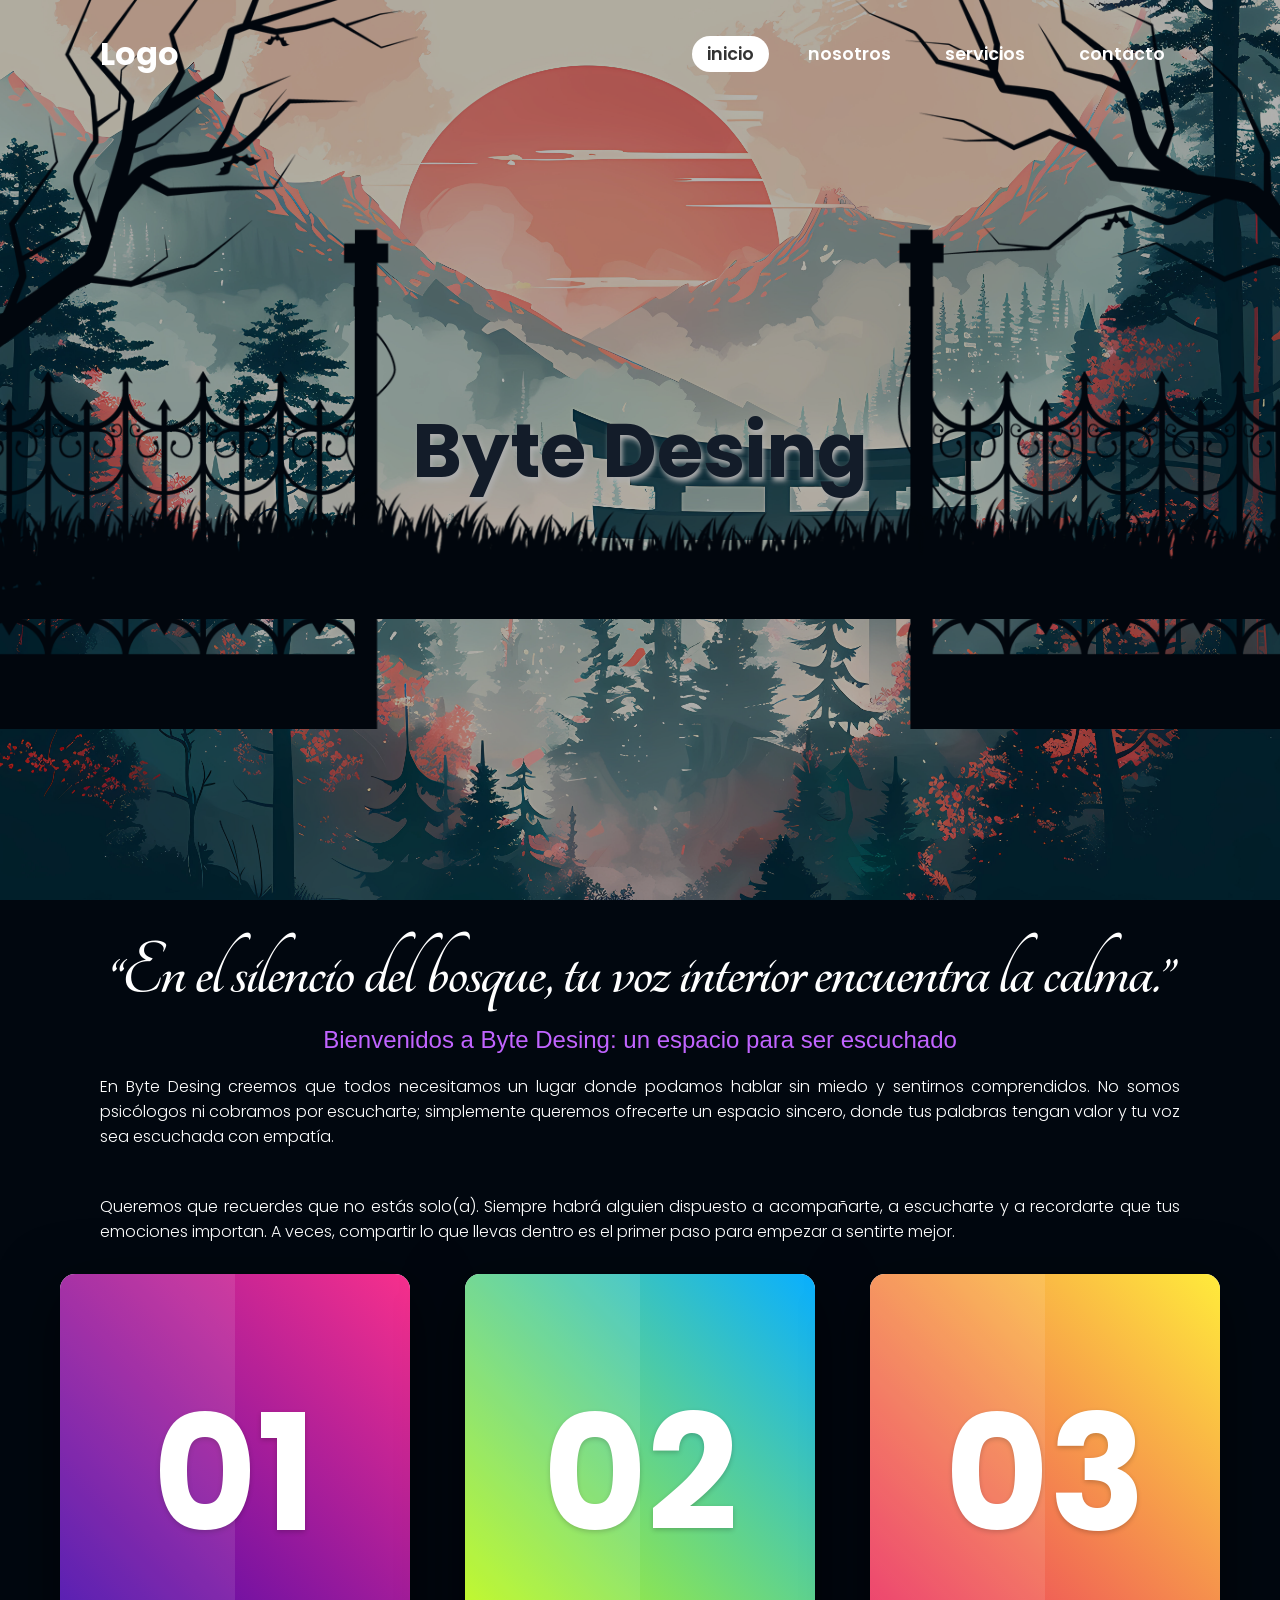
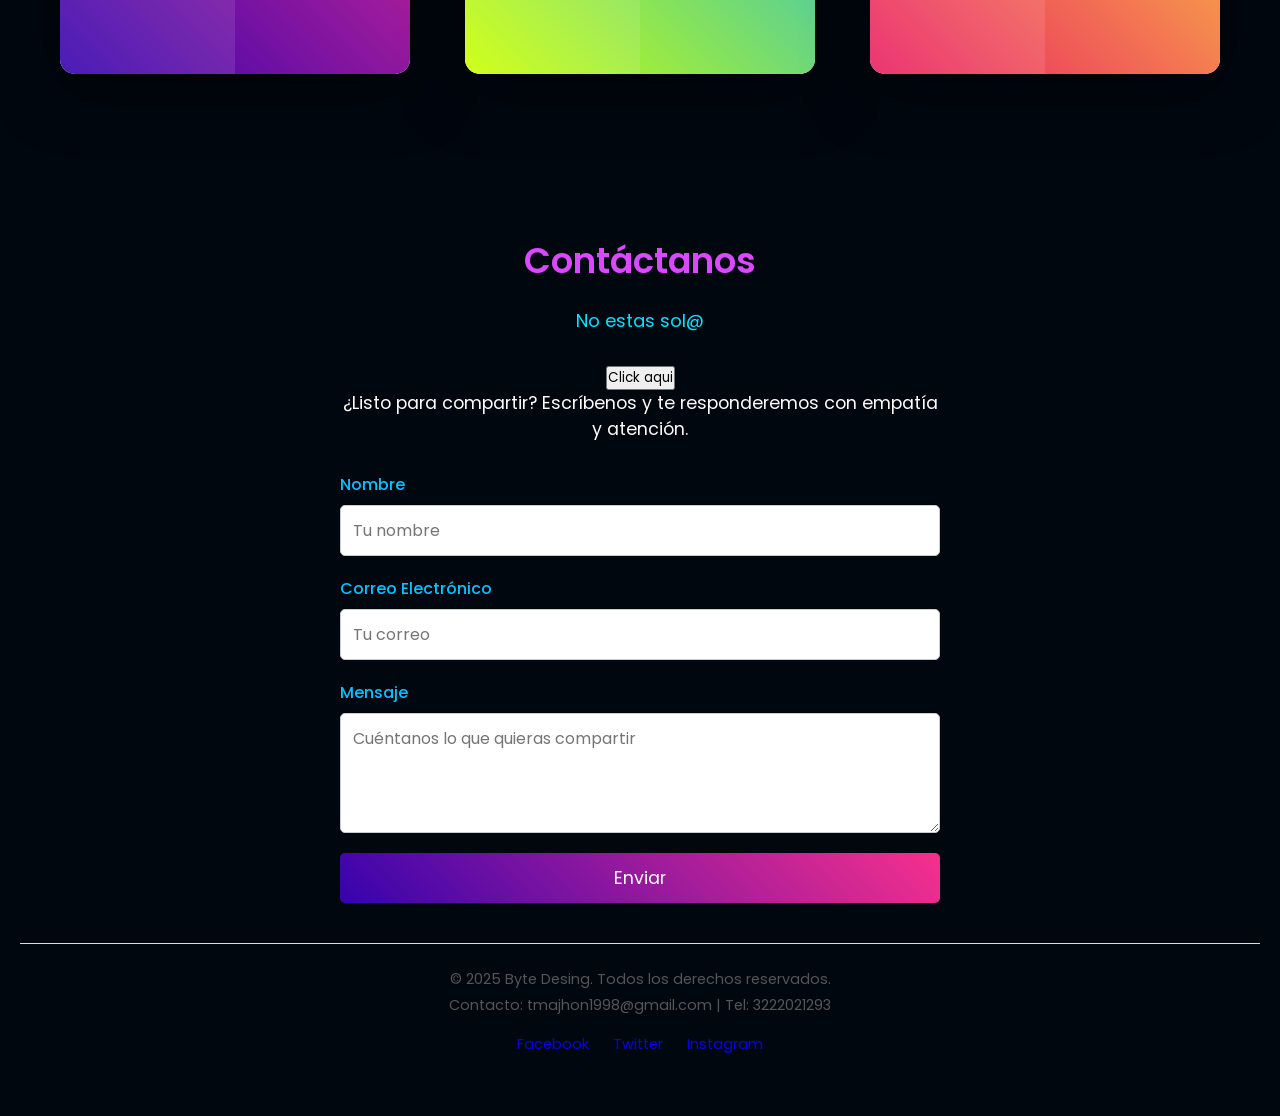
<file: index.html>
<!DOCTYPE html>
<html lang="en">

<head>
    <meta charset="UTF-8">
    <meta http-equiv="X-UA-Compatible" content="IE=edge">
    <meta name="viewport" content="width=device-width, initial-scale=1.0">
    <title>Byte Desing</title>
    <link rel="stylesheet" href="/css/style.css">
</head>

<body>
   <!-- Navbar -->
    <header>
        <h2 class="Logo">Logo</h2>
        <nav class="navigation">
            <a href="#" class="active">inicio<span></span></a>
            <a href="/nosotros.html">nosotros<span></span></a>
            <a href="/servicios.html">servicios<span></span></a>
            <a href="/contacto.html">contacto<span></span></a>
        </nav>
    </header>

    <section class="parallax">
        <h2 id="text">Byte Desing</h2>
        <img src="/img/tree-left.png" id="tree-left">
        <img src="/img/tree-right.png" id="tree-right">
        <img src="/img/gate-left.png" id="gate-left">
        <img src="/img/gate-right.png" id="gate-right">
        <img src="/img/grass.png" id="grass">
    </section>

     <!-- Texto Bienvenida -->
    <section class="sec">
        <h2 id="frase">“En el silencio del bosque, tu voz interior encuentra la calma.”</h2>
        </div>
        <h4 id="bien">Bienvenidos a Byte Desing: un espacio para ser escuchado</h4>
        <p> En Byte Desing creemos que todos necesitamos un lugar donde podamos hablar sin miedo y sentirnos comprendidos. No somos psicólogos ni cobramos por escucharte; simplemente queremos ofrecerte un espacio sincero, donde tus palabras tengan valor y tu voz sea escuchada con empatía.<br><br></p>
        <p>Queremos que recuerdes que no estás solo(a). Siempre habrá alguien dispuesto a acompañarte, a escucharte y a recordarte que tus emociones importan. A veces, compartir lo que llevas dentro es el primer paso para empezar a sentirte mejor.</p> 
    </section> 

    <!-- Cards -->
    <div class="container">
    <div class="card">
      <div class="face face1">
        <div class="content">
          <h2 class="titles">El poder de una conversación</h2> 
          <p>Hablar con alguien no siempre resuelve los problemas, pero puede cambiar la forma en que los ves. A veces, una charla sincera es el primer paso para sanar, avanzar y volver a creer en ti mismo. </p>
        </div>
      </div>
      <div class="face face2">
        <h2>01</h2>
      </div>
    </div>
    <div class="card">
      <div class="face face1">
        <div class="content">
          <h2 class="titles">Compartir también es fuerza</h2> 
          <p>Guardar todo para uno mismo cansa el alma. Hablar no te hace débil, te libera. Permítete soltar lo que pesa y descubrir cuánta fuerza hay en abrir tu corazón a quien te escucha. </p>
        </div>
      </div>
      <div class="face face2">
        <h2>02</h2>
      </div>
    </div>
    <div class="card">
      <div class="face face1">
        <div class="content">
          <h2 class="titles">Las palabras que curan</h2> 
          <p>Una conversación puede ser más curativa que el silencio. Cuando te atreves a hablar, le das espacio a la esperanza y permites que otros te ayuden a ver la luz donde tú solo veías sombras. </p>
        </div>
      </div>
      <div class="face face2">
        <h2>03</h2>
      </div>
    </div>
  </div>

 <!-- Info -->
  <!-- Footer with Contact Form and Copyright -->
  <footer class="footer">
    <section class="contact-form">
      <h2>Contáctanos</h2>
      <p id="mensaje">No estas sol@</p>
  <button id="btnCambiar">Click aqui</button>
      <p>¿Listo para compartir? Escríbenos y te responderemos con empatía y atención.</p>
      <div class="form-container">
        <div class="input-group">
          <label for="name">Nombre</label>
          <input type="text" id="name" placeholder="Tu nombre" required>
        </div>
        <div class="input-group">
          <label for="email">Correo Electrónico</label>
          <input type="email" id="email" placeholder="Tu correo" required>
        </div>
        <div class="input-group">
          <label for="message">Mensaje</label>
          <textarea id="message" placeholder="Cuéntanos lo que quieras compartir" required></textarea>
        </div>
        <button type="submit" onclick="alert('Mensaje enviado. ¡Gracias por contactarnos!')">Enviar</button>
      </div>
    </section>
    <div class="footer-bottom">
      <p>&copy; 2025 Byte Desing. Todos los derechos reservados.</p>
      <p>Contacto: tmajhon1998@gmail.com | Tel: 3222021293</p>
      <div class="social-links">
        <a href="#">Facebook</a>
        <a href="#">Twitter</a>
        <a href="#">Instagram</a>
      </div>
    </div>
  </footer>
 
    <script src="/js/script.js"></script>
</body>

</html>
</file>
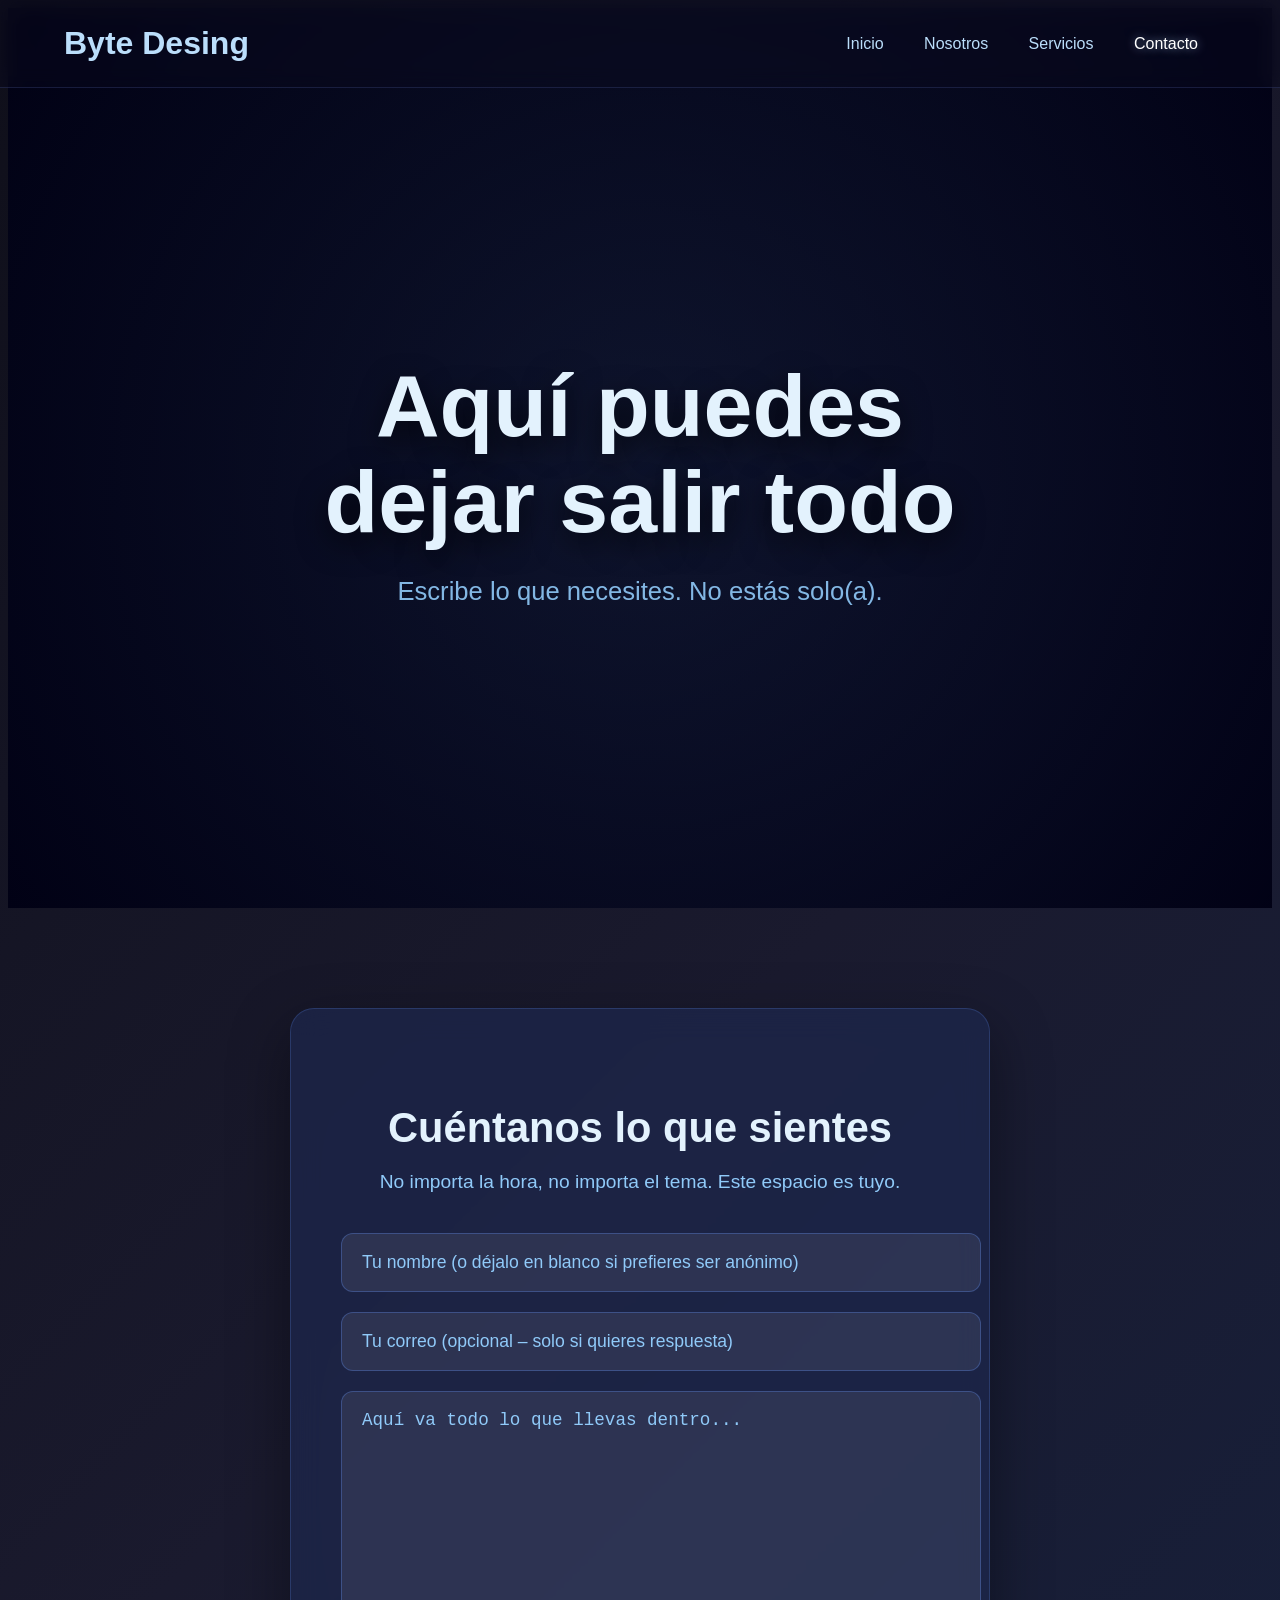
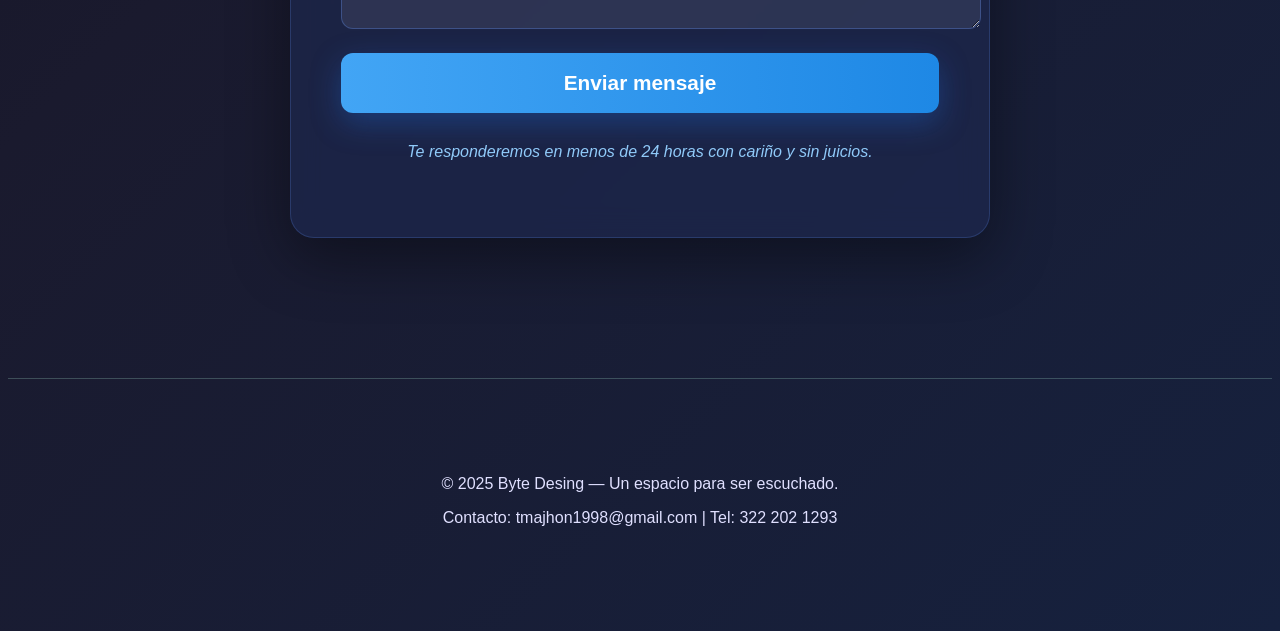
<file: contacto.html>
<!DOCTYPE html>
<html lang="es">
<head>
    <meta charset="UTF-8">
    <meta name="viewport" content="width=device-width, initial-scale=1.0">
    <title>Contacto | Byte Desing</title>
    <link rel="stylesheet" href="css/contacto.css">
</head>
<body class="contacto-body">

    <!-- Header minimalista y transparente -->
    <header class="header-contacto">
        <div class="logo">Byte Desing</div>
        <nav class="nav">
            <a href="index.html">Inicio</a>
            <a href="nosotros.html">Nosotros</a>
            <a href="servicios.html">Servicios</a>
            <a href="contacto.html" class="active">Contacto</a>
        </nav>
    </header>

    <!-- Hero nocturno con mensaje emotivo -->
    <section class="hero-contacto">
        <div class="hero-overlay"></div>
        <div class="hero-text">
            <h1>Aquí puedes<br>dejar salir todo</h1>
            <p class="subtitle">Escribe lo que necesites. No estás solo(a).</p>
        </div>
    </section>

    <!-- Formulario estilo carta manuscrita -->
    <section class="form-section">
        <div class="container-form">
            <div class="form-card">
                <h2>Cuéntanos lo que sientes</h2>
                <p class="intro-text">
                    No importa la hora, no importa el tema. Este espacio es tuyo.
                </p>

                <form id="contactForm">
                    <div class="input-group">
                        <input type="text" id="name" placeholder="Tu nombre (o déjalo en blanco si prefieres ser anónimo)" >
                    </div>

                    <div class="input-group">
                        <input type="email" id="email" placeholder="Tu correo (opcional – solo si quieres respuesta)" >
                    </div>

                    <div class="input-group textarea-group">
                        <textarea id="message" rows="10" placeholder="Aquí va todo lo que llevas dentro..."></textarea>
                    </div>

                    <button type="submit" class="btn-send">
                        Enviar mensaje
                    </button>
                </form>

                <p class="note">
                    Te responderemos en menos de 24 horas con cariño y sin juicios.
                </p>
            </div>
        </div>
    </section>

    <!-- Footer igual que las otras páginas internas -->
    <footer class="footer-simple">
        <div class="container">
            <p>© 2025 Byte Desing — Un espacio para ser escuchado.</p>
            <p class="contact-info">
                Contacto: tmajhon1998@gmail.com | Tel: 322 202 1293
            </p>
        </div>
    </footer>

    <script>
        // Mensaje de confirmación simple
        document.getElementById("contactForm").addEventListener("submit", function(e) {
            e.preventDefault();
            alert("¡Mensaje enviado! Gracias por confiar en nosotros. Te responderemos muy pronto con todo el cariño del mundo.");
            this.reset();
        });
    </script>

</body>
</html>
</file>
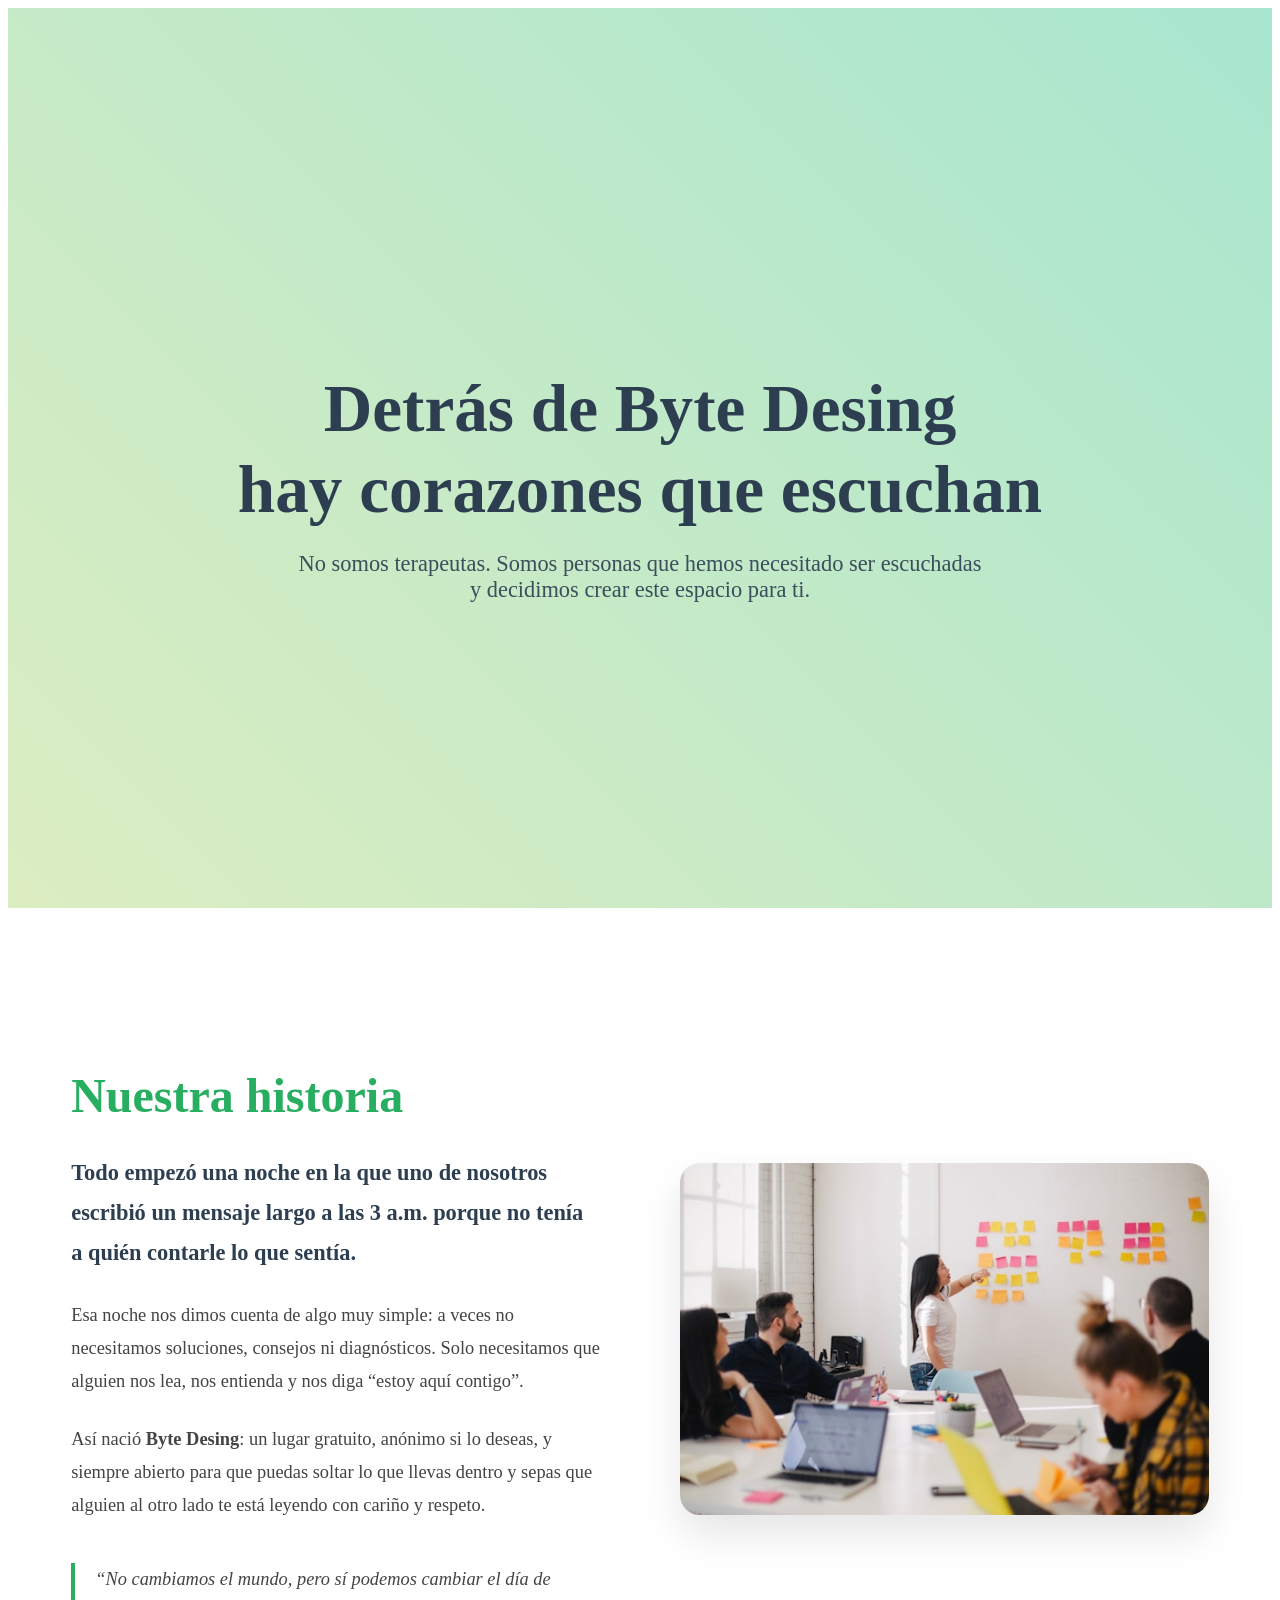
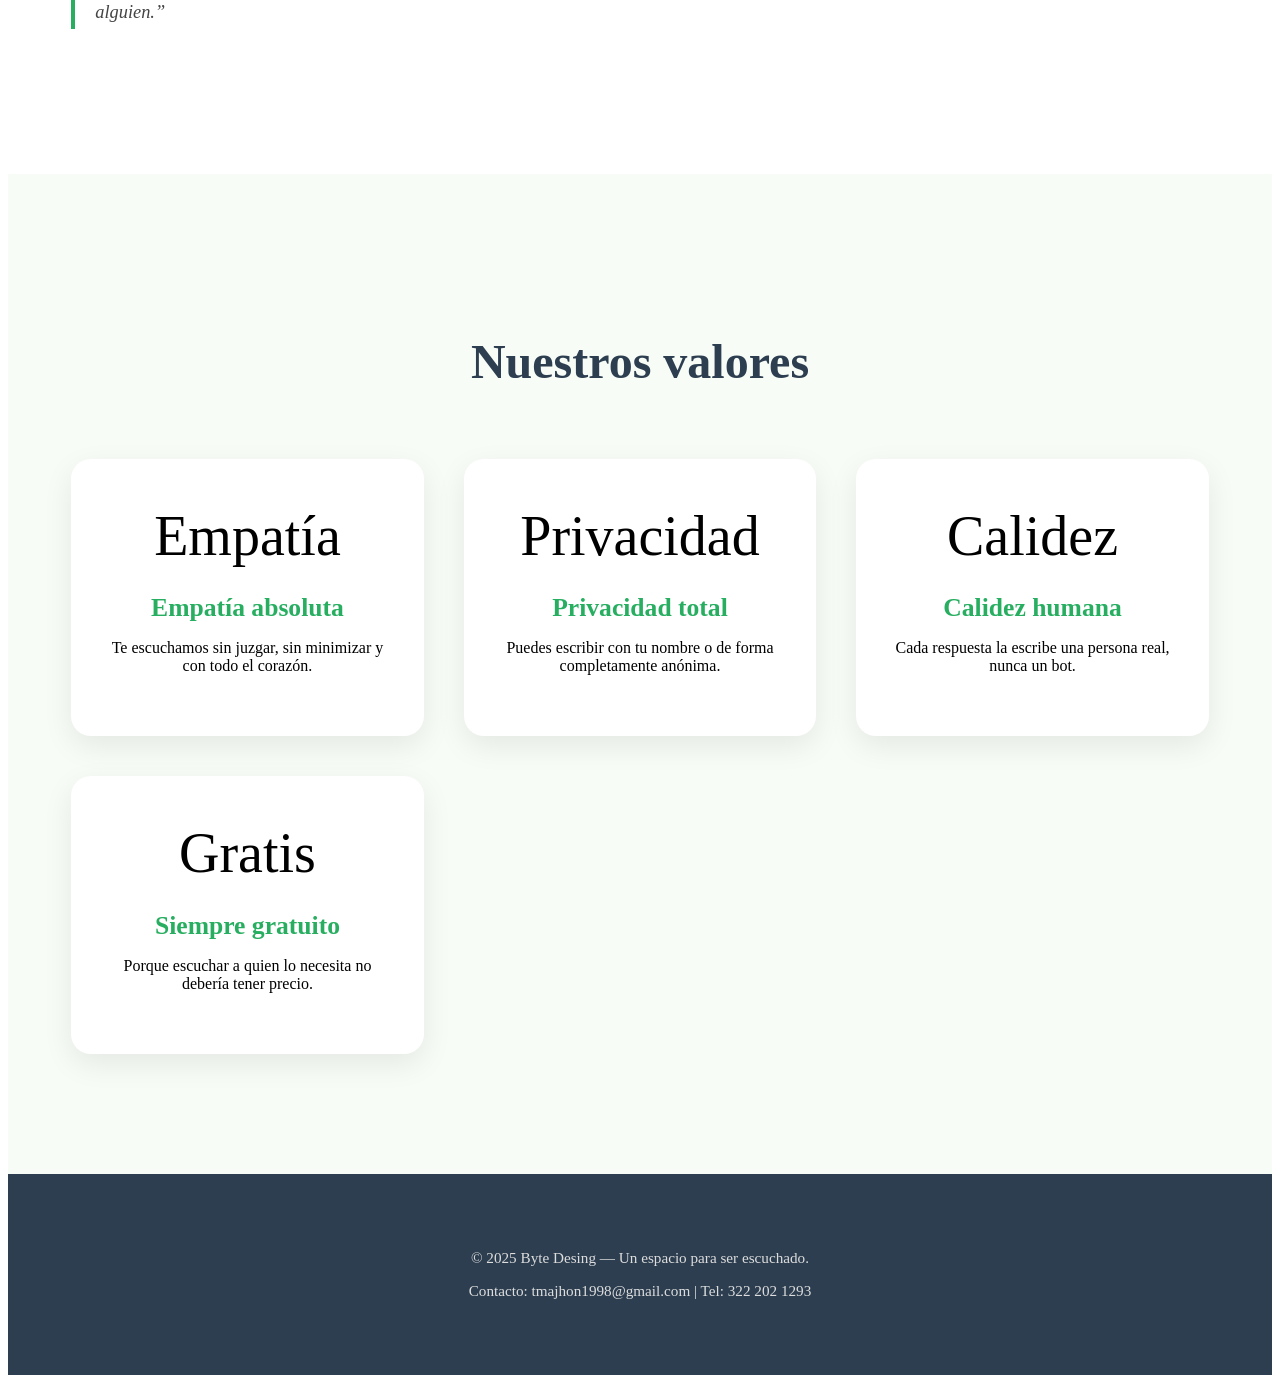
<file: nosotros.html>
<!DOCTYPE html>
<html lang="es">
<head>
    <meta charset="UTF-8">
    <meta name="viewport" content="width=device-width, initial-scale=1.0">
    <title>Nosotros | Byte Desing</title>
    <link rel="stylesheet" href="css/nosotros.css">
</head>
<body>

    <section class="hero-nosotros">
        <div class="hero-content">
            <h1>Detrás de Byte Desing<br>hay corazones que escuchan</h1>
            <p>No somos terapeutas. Somos personas que hemos necesitado ser escuchadas<br>y decidimos crear este espacio para ti.</p>
        </div>
    </section>

    <!-- Quiénes somos -->
    <section class="about-section">
        <div class="container">
            <div class="about-grid">
                <div class="about-text">
                    <h2>Nuestra historia</h2>
                    <p class="lead">
                        Todo empezó una noche en la que uno de nosotros escribió un mensaje largo a las 3 a.m. 
                        porque no tenía a quién contarle lo que sentía.
                    </p>
                    <p>
                        Esa noche nos dimos cuenta de algo muy simple: a veces no necesitamos soluciones, 
                        consejos ni diagnósticos. Solo necesitamos que alguien nos lea, nos entienda y nos diga 
                        “estoy aquí contigo”.
                    </p>
                    <p>
                        Así nació <strong>Byte Desing</strong>: un lugar gratuito, anónimo si lo deseas, 
                        y siempre abierto para que puedas soltar lo que llevas dentro y sepas que alguien 
                        al otro lado te está leyendo con cariño y respeto.
                    </p>
                    <p class="quote">
                        “No cambiamos el mundo, pero sí podemos cambiar el día de alguien.”
                    </p>
                </div>
                <div class="about-image">
                    <img src="img/nosotros 1.jfif" alt="Equipo Byte Desing" loading="lazy">

                </div>
            </div>
        </div>
    </section>

    
    <section class="values-section">
        <div class="container">
            <h2>Nuestros valores</h2>
            <div class="values-grid">
                <div class="value-card">
                    <div class="icon">Empatía</div>
                    <h3>Empatía absoluta</h3>
                    <p>Te escuchamos sin juzgar, sin minimizar y con todo el corazón.</p>
                </div>
                <div class="value-card">
                    <div class="icon">Privacidad</div>
                    <h3>Privacidad total</h3>
                    <p>Puedes escribir con tu nombre o de forma completamente anónima.</p>
                </div>
                <div class="value-card">
                    <div class="icon">Calidez</div>
                    <h3>Calidez humana</h3>
                    <p>Cada respuesta la escribe una persona real, nunca un bot.</p>
                </div>
                <div class="value-card">
                    <div class="icon">Gratis</div>
                    <h3>Siempre gratuito</h3>
                    <p>Porque escuchar a quien lo necesita no debería tener precio.</p>
                </div>
            </div>
        </div>
    </section>

   
    <footer class="footer-simple">
        <div class="container">
            <p>&copy; 2025 Byte Desing — Un espacio para ser escuchado.</p>
            <p>Contacto: tmajhon1998@gmail.com | Tel: 322 202 1293</p>
        </div>
    </footer>

</body>
</html>
</file>
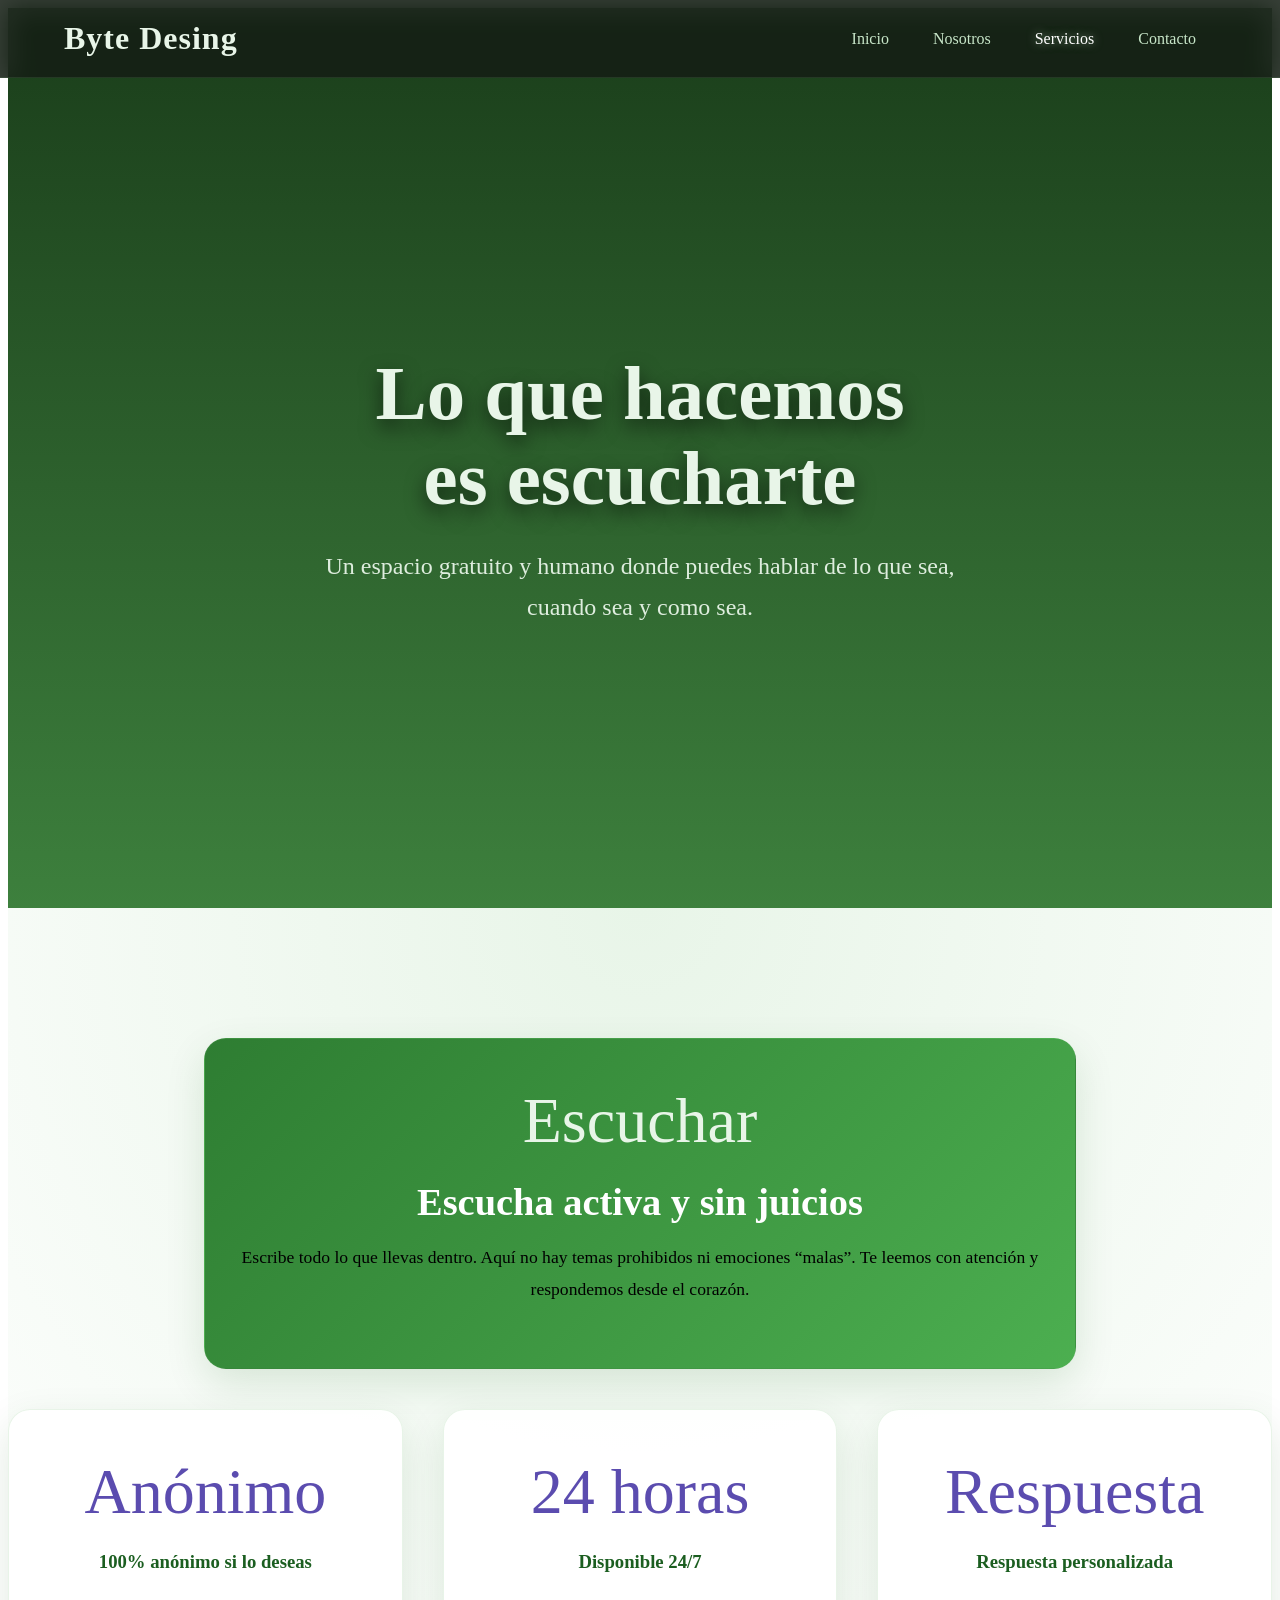
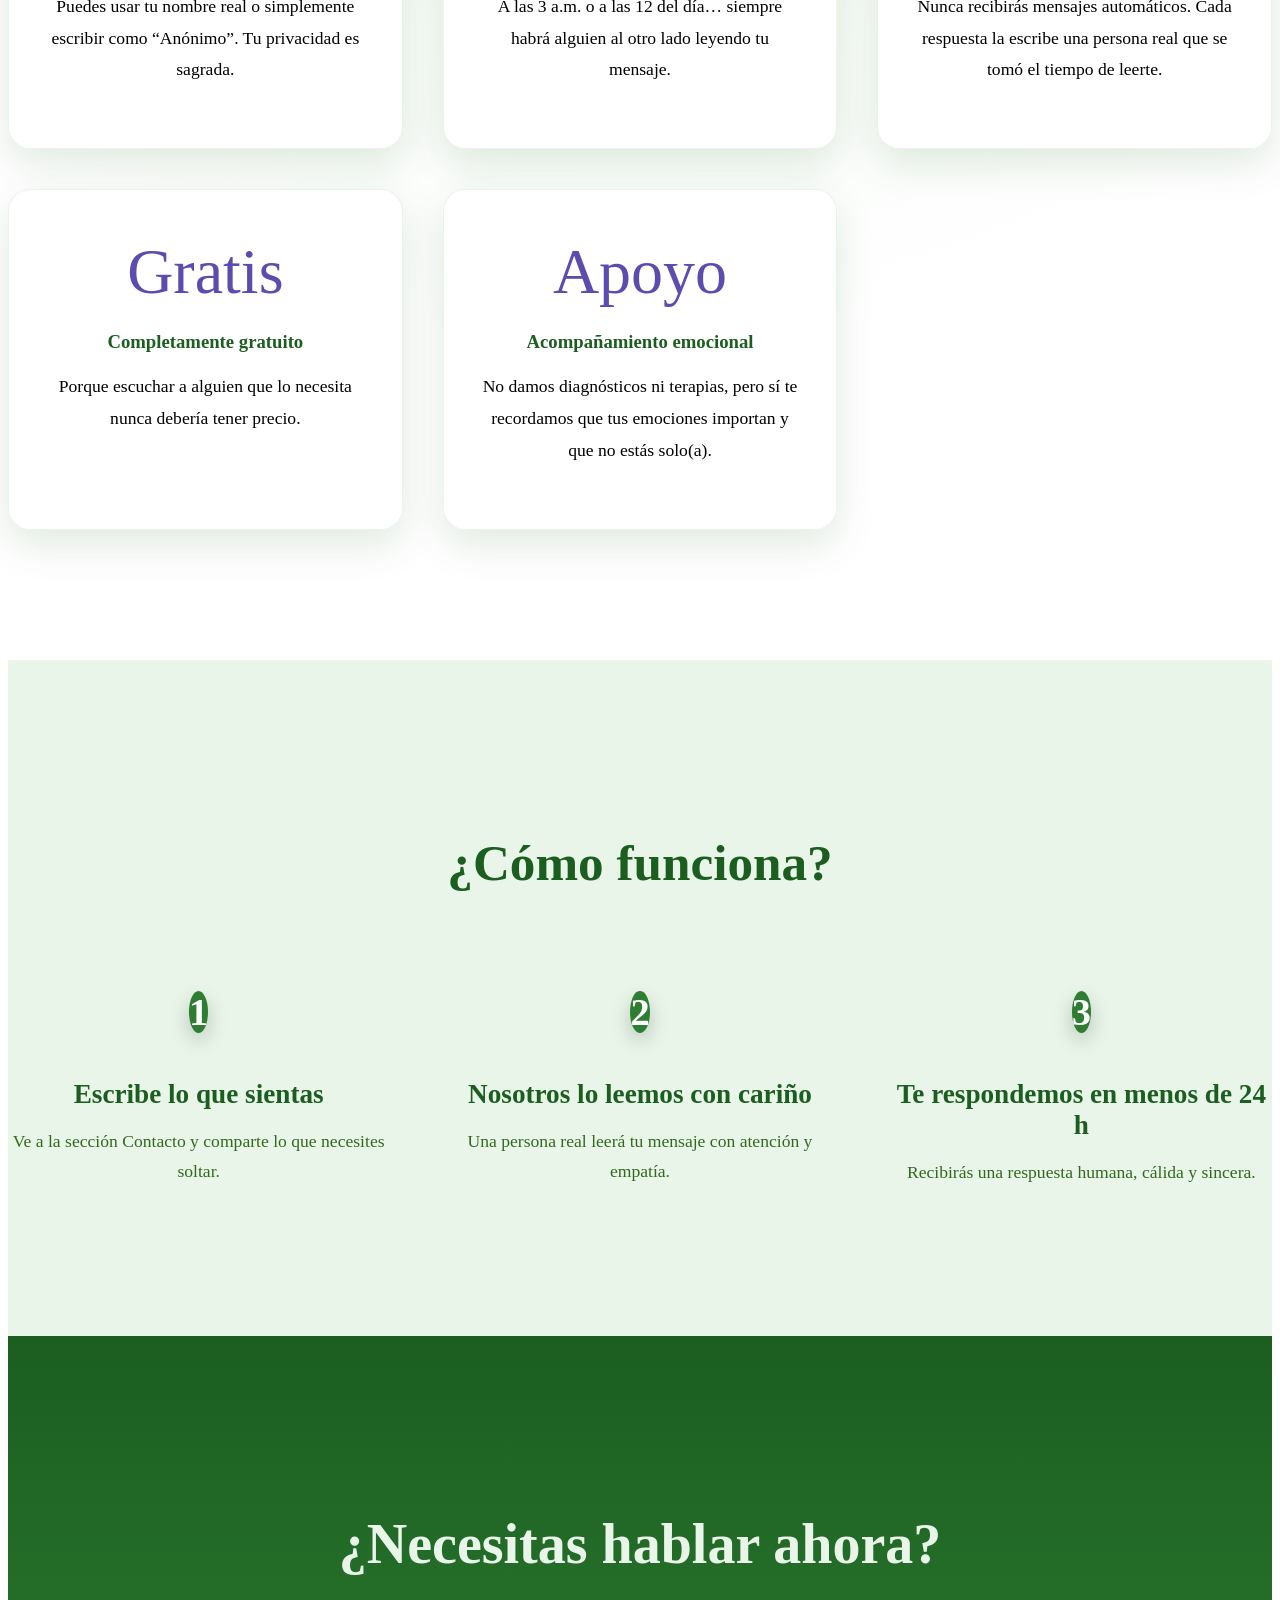
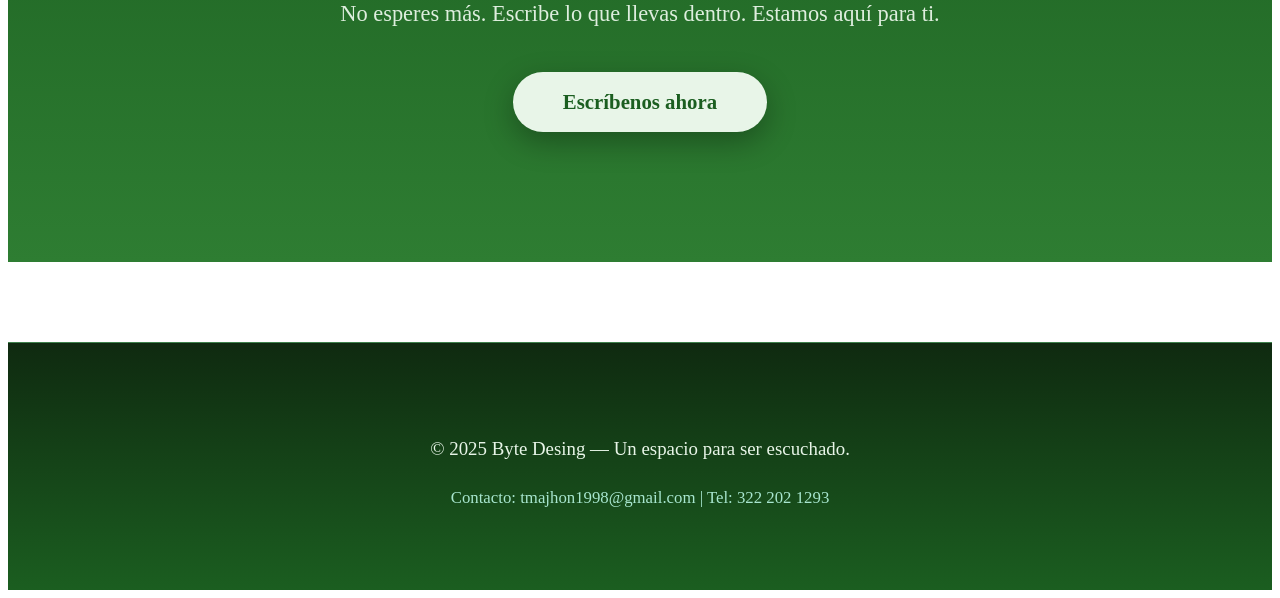
<file: servicios.html>
<!DOCTYPE html>
<html lang="es">
<head>
    <meta charset="UTF-8">
    <meta name="viewport" content="width=device-width, initial-scale=1.0">
    <title>Servicios | Byte Desing</title>
    <link rel="stylesheet" href="css/servicios.css">
</head>
<body>


    <header class="header-servicios">
        <div class="logo">Byte Desing</div>
        <nav class="nav">
            <a href="index.html">Inicio</a>
            <a href="nosotros.html">Nosotros</a>
            <a href="servicios.html" class="active">Servicios</a>
            <a href="contacto.html">Contacto</a>
        </nav>
    </header>


    <section class="hero-servicios">
        <div class="hero-content">
            <h1>Lo que hacemos<br>es escucharte</h1>
            <p>Un espacio gratuito y humano donde puedes hablar de lo que sea,<br>cuando sea y como sea.</p>
        </div>
    </section>

    <!-- Servicios principales -->
    <section class="services-main">
        <div class="container">
            <div class="services-grid">

                <div class="service-card big">
                    <div class="service-icon">Escuchar</div>
                    <h2>Escucha activa y sin juicios</h2>
                    <p>Escribe todo lo que llevas dentro. Aquí no hay temas prohibidos ni emociones “malas”. Te leemos con atención y respondemos desde el corazón.</p>
                </div>

                <div class="service-card">
                    <div class="service-icon">Anónimo</div>
                    <h3>100% anónimo si lo deseas</h3>
                    <p>Puedes usar tu nombre real o simplemente escribir como “Anónimo”. Tu privacidad es sagrada.</p>
                </div>

                <div class="service-card">
                    <div class="service-icon">24 horas</div>
                    <h3>Disponible 24/7</h3>
                    <p>A las 3 a.m. o a las 12 del día… siempre habrá alguien al otro lado leyendo tu mensaje.</p>
                </div>

                <div class="service-card">
                    <div class="service-icon">Respuesta</div>
                    <h3>Respuesta personalizada</h3>
                    <p>Nunca recibirás mensajes automáticos. Cada respuesta la escribe una persona real que se tomó el tiempo de leerte.</p>
                </div>

                <div class="service-card">
                    <div class="service-icon">Gratis</div>
                    <h3>Completamente gratuito</h3>
                    <p>Porque escuchar a alguien que lo necesita nunca debería tener precio.</p>
                </div>

                <div class="service-card">
                    <div class="service-icon">Apoyo</div>
                    <h3>Acompañamiento emocional</h3>
                    <p>No damos diagnósticos ni terapias, pero sí te recordamos que tus emociones importan y que no estás solo(a).</p>
                </div>

            </div>
        </div>
    </section>


    <section class="how-it-works">
        <div class="container">
            <h2>¿Cómo funciona?</h2>
            <div class="steps">
                <div class="step">
                    <span class="number">1</span>
                    <h3>Escribe lo que sientas</h3>
                    <p>Ve a la sección Contacto y comparte lo que necesites soltar.</p>
                </div>
                <div class="step">
                    <span class="number">2</span>
                    <h3>Nosotros lo leemos con cariño</h3>
                    <p>Una persona real leerá tu mensaje con atención y empatía.</p>
                </div>
                <div class="step">
                    <span class="number">3</span>
                    <h3>Te respondemos en menos de 24 h</h3>
                    <p>Recibirás una respuesta humana, cálida y sincera.</p>
                </div>
            </div>
        </div>
    </section>


    <section class="cta-section">
        <div class="container">
            <h2>¿Necesitas hablar ahora?</h2>
            <p>No esperes más. Escribe lo que llevas dentro. Estamos aquí para ti.</p>
            <a href="contacto.html" class="btn-primary">Escríbenos ahora</a>
        </div>
    </section>

    <!-- Footer -->
    <footer class="footer-simple">
        <div class="container">
            <p>&copy; 2025 Byte Desing — Un espacio para ser escuchado.</p>
            <p>Contacto: tmajhon1998@gmail.com | Tel: 322 202 1293</p>
        </div>
    </footer>

</body>
</html>
</file>
<file: css/style.css>
@import url('https://fonts.googleapis.com/css2?family=Poppins:wght@300;400;500;600;700;800;900&display=swap');
@import url("https://fonts.googleapis.com/css2?family=Poppins:ital,wght@0,100;0,200;0,300;0,400;0,500;0,600;0,700;0,800;0,900;1,100;1,200;1,300;1,400;1,500;1,600;1,700;1,800;1,900&family=Tangerine:wght@400;700&display=swap");

* {
    margin: 0;
    padding: 0;
    box-sizing: border-box;
    font-family: 'Poppins', sans-serif;
}

body{
    min-height: 100vh;
    overflow-x: hidden;
}

header{
    position: absolute;
    top: 0;
    left: 0;
    width: 100%;
    padding: 30px 100px;
    display: flex;
    justify-content: space-between;
    align-items: center;
    z-index: 100;
}

/*Navbar*/

.Logo{
    font-size: 2em;
    color: #fff;
    user-select: none;
}

.navigation a{
    position: relative;
    font-size: 1.1em;
    color: #fff;
    font-weight: 600;
    text-decoration: none;
    margin-left: 20px;
    padding: 6px 15px;
    transition: .5s;
}

.navigation a:hover,
.navigation a.active{
    color: #333;
}

.navigation a span{
    position: absolute;
    top: 0;
    left: 0;
    width: 100%;
    height: 100%;
    background: #fff;
    border-radius: 30px;
    z-index: -1;
    transform: scale(0);
    opacity: 0;
    transition: .5s;
}

.navigation a:hover span,
.navigation a.active span{
    transform: scale(1);
    opacity: 1;
} 


/*Efecto parallax de la pagina*/

.parallax{
    position: relative;
    display: flex;
    justify-content: center;
    align-items: center;
    height: 100vh;
    background: url("/img/japa.png") no-repeat;
    background-size: cover;
    background-position: center;
    background-attachment: fixed;
    filter: brightness(70%);
}

#text{
    position: absolute;
    font-size: 4.7em;
    color: #1b283a;
    text-shadow: 2px 4px 5px #f9f9f9;
}

.parallax img{
    position: absolute;
    top: 0;
    left: 0;
    width: 100%;
    pointer-events: none;
}

.parallax img#gate-left{
    position: fixed;
    transform: translateX(-300px);
}

.parallax img#gate-right{
    position: fixed;
    transform: translateX(330px);
}

.parallax img#grass{

    margin-top: -110px;
}

.sec{
    position: relative;
    background: #01070f;
    padding: 30px 100px;
}

#frase{ 
     
font-family: 'Tangerine', cursive; 
text-align: center; 
font-size: 5em; 
color: #fff; 
margin-bottom: 10px;
white-space: pre-wrap;
letter-spacing: -2px;
}

.sec p{
    font-size: 1em;
    color: #fff;
    font-weight: 300;
    text-align: justify;
    margin-top: 20px;
}


#bien{
    font-size: 1.5em;
    color: #c164ff;
    font-weight: 400;
    text-align: center;
    font-family: 'Segoe UI', Tahoma, Geneva, Verdana, sans-serif;
}

/*Cards*/

body{
    min-height: 100vh;
    overflow-x: hidden;
    background: #01070f;

}
  
 .titles {
    font-family: 'Tangerine', cursive;
    text-align: center;
    font-size: 40px;
    margin: 30px;
}

  .container{
    width: 1200px;
    display: grid;
    grid-template-columns: repeat(auto-fit, minmax(350px, 1fr));
    grid-gap: 15px;
    margin: 0 auto;
  }
  
  .card{
    text-align: justify;
    position: relative;
    width: 350px;
    height: 400px;
    margin: 0 auto;
    background: #fff;
    box-shadow: 0 15px 60px rgba(0,0,0, .5);
    border-radius: 15px;
  }
  
  .card .face{
    position: absolute;
    bottom: 0;
    left: 0;
    width: 100%;
    height: 100%;
    display: flex;
    justify-content: center;
    align-items: center;
  }
  
  .card .face.face1{
    box-sizing: border-box;
    padding: 20px;
  }
  
  .card .face.face1 h2{
    margin: 0;
    padding: 0;
  }
  
  .card .face.face1 .content{
    font-size:1.2em;
    margin:20;
    padding:0 0 1em 0;
    font-weight:500;
  }
  
  .card .face.face2{
    background: #111;
    transition: 0.5s;
  }
  
  .card:nth-child(1) .face.face2{
    background: linear-gradient(45deg, #3503ad, #f7308c);
    border-radius: 15px;
  }
  
  .card:nth-child(2) .face.face2{
    background: linear-gradient(45deg, #ccff00, #09afff);
    border-radius: 15px;
  }
  
  .card:nth-child(3) .face.face2{
    background: linear-gradient(45deg, #e91e63, #ffeb3b);
    border-radius: 15px;
  }
  
  .card:hover .face.face2{
    height: 60px;
    border-radius: 0 0 15px 15px;
  }
  
  .card .face.face2:before{
    content:'';
    position: absolute;
    top:0;
    left:0;
    width: 50%;
    height: 100%;
    background: rgba(255,255,255, 0.1);
    border-radius: 15px 0 0 15px;
  }
  
  .card .face.face2 h2{
    margin: 0;
    padding: 0;
    font-size: 10em;
    color: #fff;
    transition: 0.5s;
    text-shadow: 0 2px 5px rgba(0,0,0, .2);
  }
  
  .card:hover .face.face2 h2{
    font-size: 2em;
  }



/* Footer Styles */
.footer {
  margin-top: 100px;
    background-color: #01070f;
    padding: 60px 20px;
    color: #333;
    text-align: center;
    font-family: Arial, sans-serif;
}

.contact-form {
    max-width: 600px;
    margin: 0 auto 40px;
}

.contact-form h2 {
    font-size: 2.2rem;
    color: #da48ff;
    margin-bottom: 20px;
    font-weight: 600;
}

.contact-form p {
    font-size: 1.1rem;
    color: #fffbfb;
    margin-bottom: 30px;
}

.form-container {
    display: flex;
    flex-direction: column;
    gap: 20px;
}

.input-group {
    display: flex;
    flex-direction: column;
    text-align: left;
}

.input-group label {
    font-size: 1rem;
    color: #00c3ff;
    margin-bottom: 8px;
    font-weight: 500;
}

.input-group input,
.input-group textarea {
    padding: 12px;
    border: 1px solid #ccc;
    border-radius: 5px;
    font-size: 1rem;
    color: #333;
    background-color: #fff;
    transition: border-color 0.3s ease;
}

.input-group input:focus,
.input-group textarea:focus {
    outline: none;
    border-color: #d505ff;
}

.input-group textarea {
    resize: vertical;
    min-height: 120px;
}

.form-container button {
    background: linear-gradient(45deg, #3503ad, #f7308c);
    color: #fff;
    padding: 12px 20px;
    border: none;
    border-radius: 5px;
    font-size: 1.1rem;
    cursor: pointer;
    transition: background-color 0.3s ease;
}

.form-container button:hover {
    background-color: #7860ff;
}

.footer-bottom {
    margin-top: 40px;
    padding-top: 20px;
    border-top: 1px solid #ddd;
}

.footer-bottom p {
    font-size: 0.9rem;
    color: #555;
    margin: 5px 0;
}

.social-links {
    margin-top: 15px;
}

.social-links a {
    color: linear-gradient(45deg, #3503ad, #f7308c);;
    font-size: 0.9rem;
    margin: 0 10px;
    text-decoration: none;
    transition: color 0.3s ease;
}

.social-links a:hover {
    color: #ee00e2;
}

#mensaje {
  font-size: 18px;
  color: rgb(4, 226, 255);
}
</file>
<file: css/contacto.css>
.contacto-body {
    background: linear-gradient(135deg, #0f0f1a, #1a1a2e, #16213e);
    color: #e0e0ff;
    font-family: 'Segoe UI', sans-serif;
    min-height: 100vh;
}

/* Header transparente */
.header-contacto {
    position: fixed;
    top: 0; left: 0; right: 0;
    padding: 25px 5%;
    display: flex;
    justify-content: space-between;
    align-items: center;
    z-index: 1000;
    background: rgba(10, 10, 30, 0.4);
    backdrop-filter: blur(10px);
    border-bottom: 1px solid rgba(100, 120, 200, 0.2);
}

.header-contacto .logo {
    font-size: 2rem;
    font-weight: 700;
    color: #bbdefb;
}

.header-contacto .nav a {
    color: #bbdefb;
    margin: 0 18px;
    text-decoration: none;
    font-weight: 500;
}

.header-contacto .nav a.active,
.header-contacto .nav a:hover {
    color: white;
    text-shadow: 0 0 10px rgba(187, 222, 251, 0.6);
}

/* Hero nocturno */
.hero-contacto {
    height: 100vh;
    position: relative;
    display: flex;
    align-items: center;
    justify-content: center;
    text-align: center;
    overflow: hidden;
}

.hero-overlay {
    position: absolute;
    top: 0; left: 0; right: 0; bottom: 0;
    background: radial-gradient(circle at center, rgba(10,20,50,0.6), rgba(0,0,20,0.95));
}

.hero-text {
    position: relative;
    z-index: 2;
    max-width: 900px;
    padding: 0 20px;
}

.hero-text h1 {
    font-size: 5.5rem;
    font-weight: 800;
    line-height: 1.1;
    color: #e3f2fd;
    text-shadow: 0 10px 30px rgba(0,0,0,0.7);
    margin-bottom: 20px;
}

.subtitle {
    font-size: 1.6rem;
    color: #90caf9;
    opacity: 0.9;
}

/* Formulario estilo carta */
.form-section {
    padding: 100px 0 140px;
    display: flex;
    justify-content: center;
}

.container-form {
    width: 100%;
    max-width: 700px;
    padding: 0 20px;
}

.form-card {
    background: rgba(30, 40, 80, 0.65);
    backdrop-filter: blur(15px);
    padding: 60px 50px;
    border-radius: 24px;
    border: 1px solid rgba(100, 150, 255, 0.2);
    box-shadow: 0 20px 60px rgba(0,0,0,0.4);
}

.form-card h2 {
    font-size: 2.6rem;
    text-align: center;
    color: #e3f2fd;
    margin-bottom: 15px;
}

.intro-text {
    text-align: center;
    color: #90caf9;
    font-size: 1.2rem;
    margin-bottom: 40px;
}

.input-group input,
.input-group textarea {
    width: 100%;
    padding: 18px 20px;
    margin-bottom: 20px;
    background: rgba(255,255,255,0.08);
    border: 1px solid rgba(100, 150, 255, 0.3);
    border-radius: 12px;
    color: white;
    font-size: 1.1rem;
    transition: all 0.3s;
}

.input-group input::placeholder,
.input-group textarea::placeholder {
    color: #90caf9;
}

.input-group input:focus,
.input-group textarea:focus {
    outline: none;
    border-color: #64b5f6;
    background: rgba(255,255,255,0.12);
    box-shadow: 0 0 20px rgba(100, 180, 255, 0.3);
}

.btn-send {
    width: 100%;
    padding: 18px;
    background: linear-gradient(90deg, #42a5f5, #1e88e5);
    color: white;
    border: none;
    border-radius: 12px;
    font-size: 1.3rem;
    font-weight: 600;
    cursor: pointer;
    transition: all 0.4s;
    box-shadow: 0 10px 30px rgba(30, 100, 200, 0.4);
}

.btn-send:hover {
    background: linear-gradient(90deg, #64b5f6, #42a5f5);
    transform: translateY(-4px);
    box-shadow: 0 15px 40px rgba(30, 100, 200, 0.6);
}

.note {
    text-align: center;
    margin-top: 30px;
    color: #90caf9;
    font-style: italic;
}

/* Responsive */
@media (max-width: 768px) {
    .hero-text h1 { font-size: 3.8rem; }
    .form-card { padding: 40px 30px; }
}

@media (max-width: 480px) {
    .hero-text h1 { font-size: 3rem; }
    .header-contacto .nav { flex-direction: column; gap: 10px; }
}


.footer-simple {
    padding: 80px 20px;
    background: linear-gradientrgba(30, 100, 200, 0.6);
    text-align: center;
    border-top: 1px solid rgba(168, 230, 207, 0.25); 
}

.footer-container {
    max-width: 1000px;
    margin: 0 auto;
}

.footer-main {
    font-size: 1.18rem;
    font-weight: 500;
    color: #e8f5e8;
    margin: 0 0 12px 0;
    line-height: 1.4;
}

.footer-contact {
    font-size: 1.1rem;
    color: #c8e6c9;
    margin: 0;
    line-height: 1.4;
}

.footer-contact a {
    color: #d0e8d5}
</file>
<file: css/nosotros.css>
.header-nosotros {
    position: fixed;
    top: 0;
    left: 0;
    width: 100%;
    padding: 20px 5%;
    background: rgba(255, 255, 255, 0.95);
    backdrop-filter: blur(10px);
    display: flex;
    justify-content: space-between;
    align-items: center;
    z-index: 1000;
    box-shadow: 0 2px 15px rgba(0,0,0,0.08);
}

.header-nosotros .logo {
    font-size: 1.8rem;
    font-weight: 700;
    color: #2c3e50;
}

.header-nosotros .nav a {
    margin: 0 15px;
    text-decoration: none;
    color: #555;
    font-weight: 500;
    transition: color 0.3s;
}

.header-nosotros .nav a:hover,
.header-nosotros .nav a.active {
    color: #2740ae;
}

.hero-nosotros {
    height: 100vh;
    background: linear-gradient(-135deg, #a8e6cf, #dcedc1);
    display: flex;
    align-items: center;
    justify-content: center;
    text-align: center;
    padding: 0 10%;
    color: #2c3e50;
}

.hero-content h1 {
    font-size: 4.2rem;
    line-height: 1.2;
    margin-bottom: 20px;
}

.hero-content p {
    font-size: 1.4rem;
    opacity: 0.9;
    max-width: 800px;
    margin: 0 auto;
}

.container {
    max-width: 1200px;
    margin: 0 auto;
    padding: 0 5%;
}

/* Sección About */
.about-section {
    padding: 120px 0;
    background: #fff;
}

.about-grid {
    display: grid;
    grid-template-columns: 1fr 1fr;
    gap: 80px;
    align-items: center;
}

.about-text h2 {
    font-size: 3rem;
    color: #27ae60;
    margin-bottom: 30px;
}

.about-text .lead {
    font-size: 1.4rem;
    font-weight: 600;
    color: #2c3e50;
    margin-bottom: 25px;
}

.about-text p {
    font-size: 1.15rem;
    line-height: 1.8;
    color: #444;
    margin-bottom: 25px;
}

.quote {
    font-style: italic;
    font-size: 1.4rem;
    color: #27ae60;
    margin-top: 40px;
    padding-left: 20px;
    border-left: 4px solid #27ae60;
}

.about-image img {
    width: 100%;
    border-radius: 20px;
    box-shadow: 0 20px 40px rgba(0,0,0,0.1);
}

/* Valores */
.values-section {
    padding: 120px 0;
    background: #f8fcf7;
}

.values-section h2 {
    text-align: center;
    font-size: 3rem;
    margin-bottom: 70px;
    color: #2c3e50;
}

.values-grid {
    display: grid;
    grid-template-columns: repeat(auto-fit, minmax(260px, 1fr));
    gap: 40px;
}

.value-card {
    background: white;
    padding: 45px 30px;
    border-radius: 20px;
    text-align: center;
    box-shadow: 0 10px 30px rgba(0,0,0,0.08);
    transition: transform 0.4s;
}

.value-card:hover {
    transform: translateY(-12px);
}

.value-card .icon {
    font-size: 3.5rem;
    margin-bottom: 20px;
}

.value-card h3 {
    font-size: 1.6rem;
    color: #27ae60;
    margin-bottom: 15px;
}

/* Footer */
.footer-simple {
    padding: 60px 0;
    background: #2c3e50;
    color: #ddd;
    text-align: center;
    font-size: 0.95rem;
}

/* Responsive */
@media (max-width: 992px) {
    .hero-content h1 { font-size: 3.5rem; }
    .about-grid { grid-template-columns: 1fr; }
    .about-image { order: -1; }
}

@media (max-width: 600px) {
    .hero-content h1 { font-size: 2.8rem; }
    .hero-content p { font-size: 1.2rem; }
    .about-text h2 { font-size: 2.5rem; }
    .header-nosotros .nav { display: flex; flex-wrap: wrap; justify-content: center; gap: 10px; }
}
</file>
<file: css/servicios.css>
@import url('https://fonts.googleapis.com/css2?family=Poppins:wght@300;400;500;600;700;800;900&display=swap');
@import url("https://fonts.googleapis.com/css2?family=Poppins:ital,wght@0,100;0,200;0,300;0,400;0,500;0,600;0,700;0,800;0,900;1,100;1,200;1,300;1,400;1,500;1,600;1,700;1,800;1,900&family=Tangerine:wght@400;700&display=swap");


.header-servicios {
    position: fixed;
    top: 0; left: 0; right: 0;
    padding: 20px 5%;
    background: rgba(20, 30, 20, 0.85);
    backdrop-filter: blur(12px);
    display: flex;
    justify-content: space-between;
    align-items: center;
    z-index: 1000;
    border-bottom: 1px solid rgba(100, 150, 100, 0.2);
}

.header-servicios .logo {
    font-size: 2rem;
    font-weight: 800;
    color: #e8f5e8;
    letter-spacing: 1px;
}

.header-servicios .nav a {
    margin: 0 20px;
    color: #c8e6c9;
    font-weight: 500;
    text-decoration: none;
    transition: color 0.3s;
}

.header-servicios .nav a.active,
.header-servicios .nav a:hover {
    color: #ffffff;
    text-shadow: 0 0 10px rgba(200, 230, 200, 0.6);
}


.hero-servicios {
    height: 100vh;
    background: linear-gradient(to bottom, #1a3d1a, #2c5f2c, #3d803d);
    display: flex;
    align-items: center;
    justify-content: center;
    text-align: center;
    color: #e8f5e8;
}

.hero-content h1 {
    font-size: 4.8rem;
    font-weight: 800;
    line-height: 1.1;
    margin-bottom: 25px;
    text-shadow: 0 8px 20px rgba(0,0,0,0.6);
}

.hero-content p {
    font-size: 1.5rem;
    max-width: 900px;
    margin: 0 auto;
    opacity: 0.95;
    line-height: 1.7;
}


.services-main {
    padding: 130px 0;
    background: #f8fcf7;
    background-image: radial-gradient(circle at top, #e8f5e8, #ffffff 70%);
}

.services-grid {
    display: grid;
    grid-template-columns: repeat(auto-fit, minmax(320px, 1fr));
    gap: 40px;
}

.service-card {
    background: rgba(255, 255, 255, 0.92);
    padding: 45px 35px;
    border-radius: 22px;
    text-align: center;
    box-shadow: 0 15px 40px rgba(0, 80, 0, 0.12);
    border: 1px solid rgba(100, 180, 100, 0.15);
    transition: all 0.4s ease;
}

.service-card:hover {
    transform: translateY(-18px);
    box-shadow: 0 25px 60px rgba(0, 100, 0, 0.2);
    border-color: #cbd8cc;
}

.service-card.big {
    background: linear-gradient(135deg, #2e7d32, #4caf50);
    color: white;
    grid-column: 1 / -1;
    max-width: 800px;
    margin: 0 auto;
}

.service-card.big h2 { color: white; font-size: 2.4rem; }

.service-icon {
    font-size: 4rem;
    margin-bottom: 22px;
    color: #5b4caf;
}

.service-card.big .service-icon {
    color: #e8f5e8;
}

.service-card h2, .service-card h3 {
    color: #1b5e20;
    margin: 18px 0;
    font-weight: 700;
}

.service-card.big h2, .service-card.big h3 {
    color: white;
}

.service-card p {
    color: #000000;
    line-height: 1.8;
    font-size: 1.1rem;
}

/* Cómo funciona */
.how-it-works {
    padding: 130px 0;
    background: #e8f5e8;
    text-align: center;
}

.how-it-works h2 {
    font-size: 3.2rem;
    color: #1b5e20;
    margin-bottom: 80px;
}

.steps {
    display: grid;
    grid-template-columns: repeat(auto-fit, minmax(280px, 1fr));
    gap: 60px;
}

.step .number {
    width: 80px;
    height: 80px;
    background: #2e7d32;
    color: white;
    font-size: 2.4rem;
    font-weight: bold;
    line-height: 80px;
    border-radius: 50%;
    margin: 0 auto 30px;
    box-shadow: 0 8px 20px rgba(0,0,0,0.2);
}

.step h3 {
    color: #1b5e20;
    font-size: 1.7rem;
    margin-bottom: 15px;
}

.step p {
    color: #33691e;
    font-size: 1.1rem;
    line-height: 1.7;
}


.cta-section {
    padding: 130px 0;
    background: linear-gradient(to bottom, #1b5e20, #2e7d32);
    color: #e8f5e8;
    text-align: center;
}

.cta-section h2 {
    font-size: 3.5rem;
    margin-bottom: 25px;
}

.cta-section p {
    font-size: 1.4rem;
    margin-bottom: 45px;
    opacity: 0.95;
}

.btn-primary {
    background: #e8f5e8;
    color: #1b5e20;
    padding: 18px 50px;
    border-radius: 50px;
    font-weight: 700;
    font-size: 1.3rem;
    text-decoration: none;
    display: inline-block;
    transition: all 0.4s;
    box-shadow: 0 10px 30px rgba(0,0,0,0.3);
}

.btn-primary:hover {
    background: white;
    color: #0d4710;
    transform: translateY(-5px);
    box-shadow: 0 15px 40px rgba(0,0,0,0.4);
}


@media (max-width: 992px) {
    .hero-content h1 { font-size: 3.8rem; }
    .service-card.big { grid-column: auto; }
}

@media (max-width: 600px) {
    .hero-content h1 { font-size: 2.9rem; }
    .hero-content p { font-size: 1.25rem; }
    .header-servicios .nav { flex-wrap: wrap; gap: 12px; justify-content: center; }
}


.footer-simple {
    padding: 70px 0 60px;
    background: linear-gradient(to bottom, #0f2a10, #1b5e20);
    color: #a8e6cf;
    text-align: center;
    font-size: 1.05rem;
    line-height: 1.8;
    

    border-top: 1px solid rgba(168, 230, 207, 0.25);
    margin-top: 80px;
}

.footer-simple p:first-child {
    font-size: 1.18rem;
    font-weight: 500;
    color: #e8f5e8;
    margin-bottom: 8px;
}

.footer-simple .contact-info {
    color: #c8e6c9;
    font-size: 1.1rem;
    margin-top: 12px;
}

.footer-simple a {
    color: #d0e8d5;
    text-decoration: none;
    transition: color 0.3s;
}

.footer-simple a:hover {
    color: white;
}
</file>
